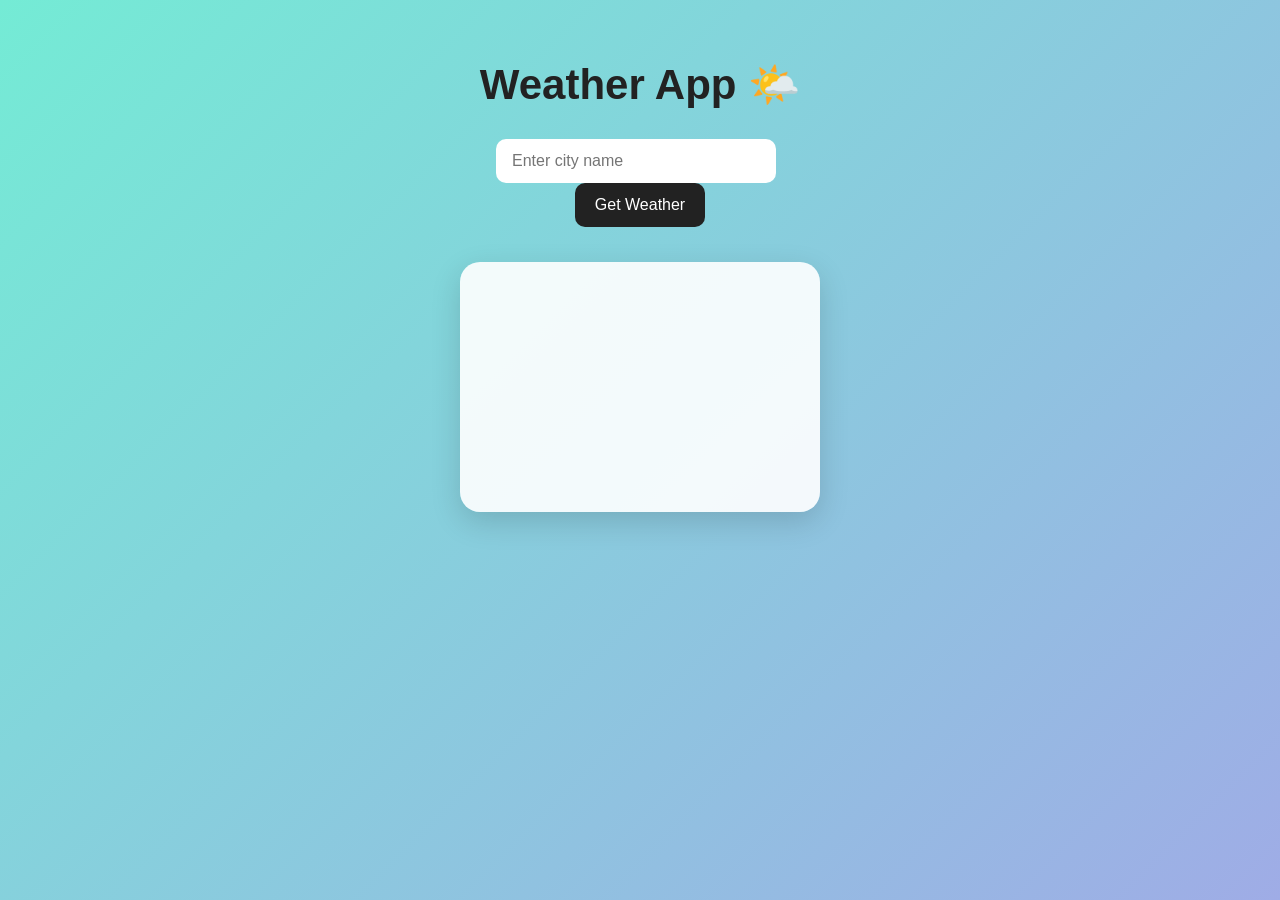
<file: index.html>
<!DOCTYPE html>
<html lang="en">
<head>
    <meta charset="UTF-8">
    <meta name="viewport" content="width=device-width, initial-scale=1.0">
    <title> Weather App 🌤️</title>
    <link rel="stylesheet" href="style.css">
</head>
<body>
    <h1>Weather App 🌤️</h1>
    <input type="text" id="cityInput" placeholder="Enter city name">
    <button id="getWeatherBtn">Get Weather</button>
    <div id="weatherResult">
        <h2 id="cityName"></h2>
        <p id="temperature"></p>
        <p id="weatherCondition"></p>
        <p id="humidity"></p>
        <p id="windSpeed"></p>
    </div>
    <script src="script.js"></script>
</body>
</html>
</file>
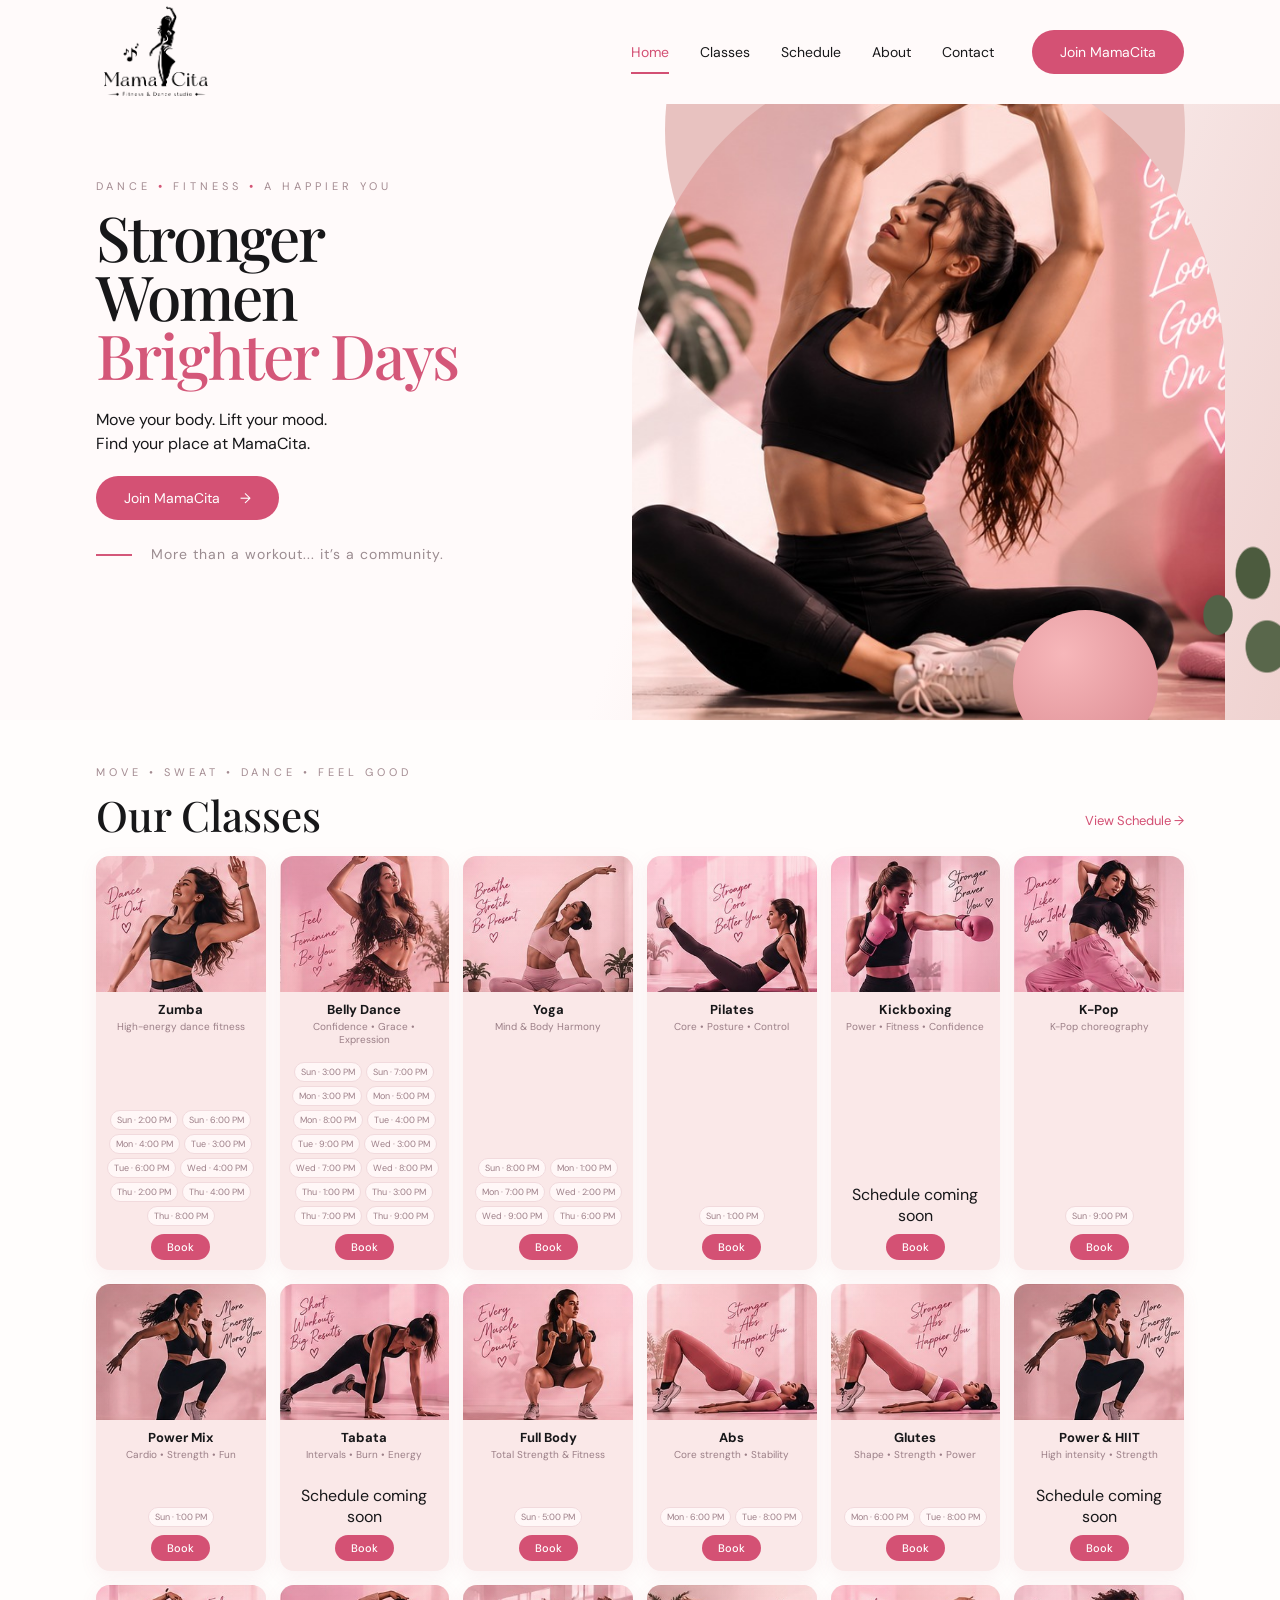
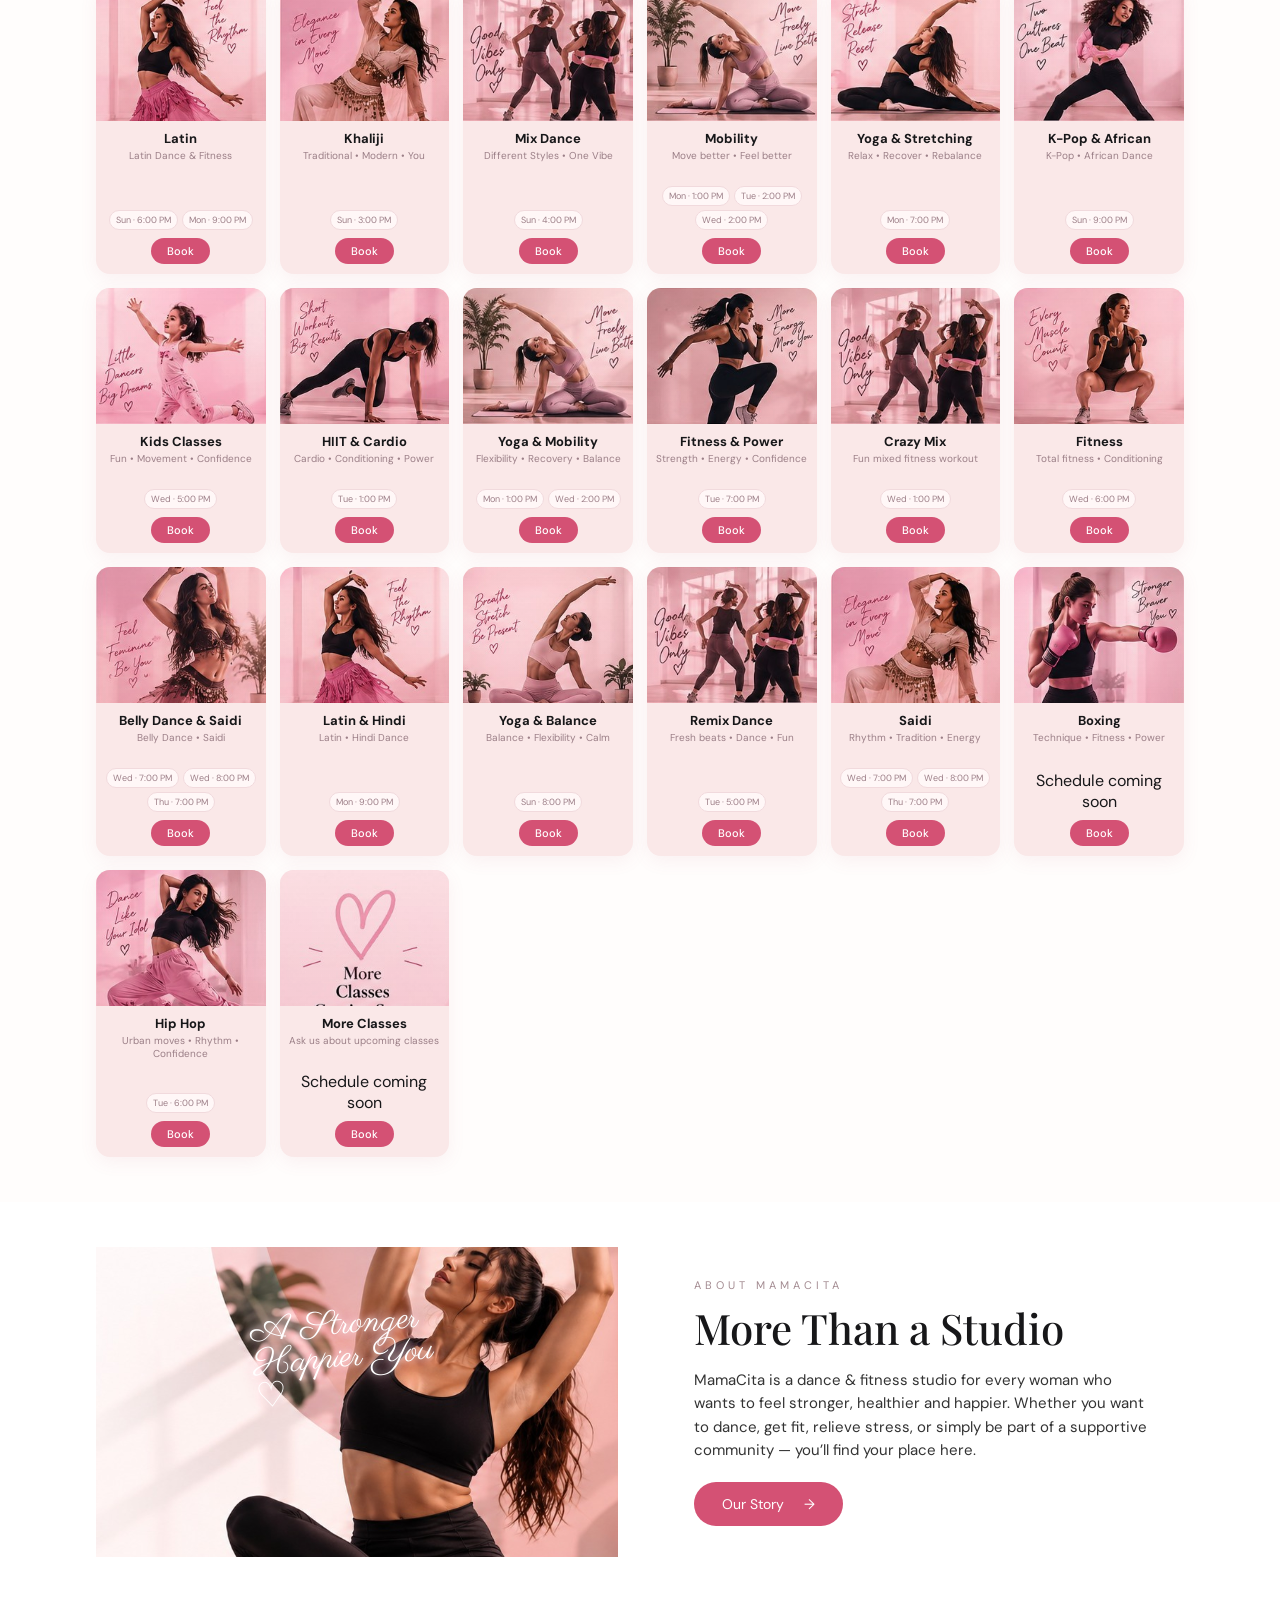
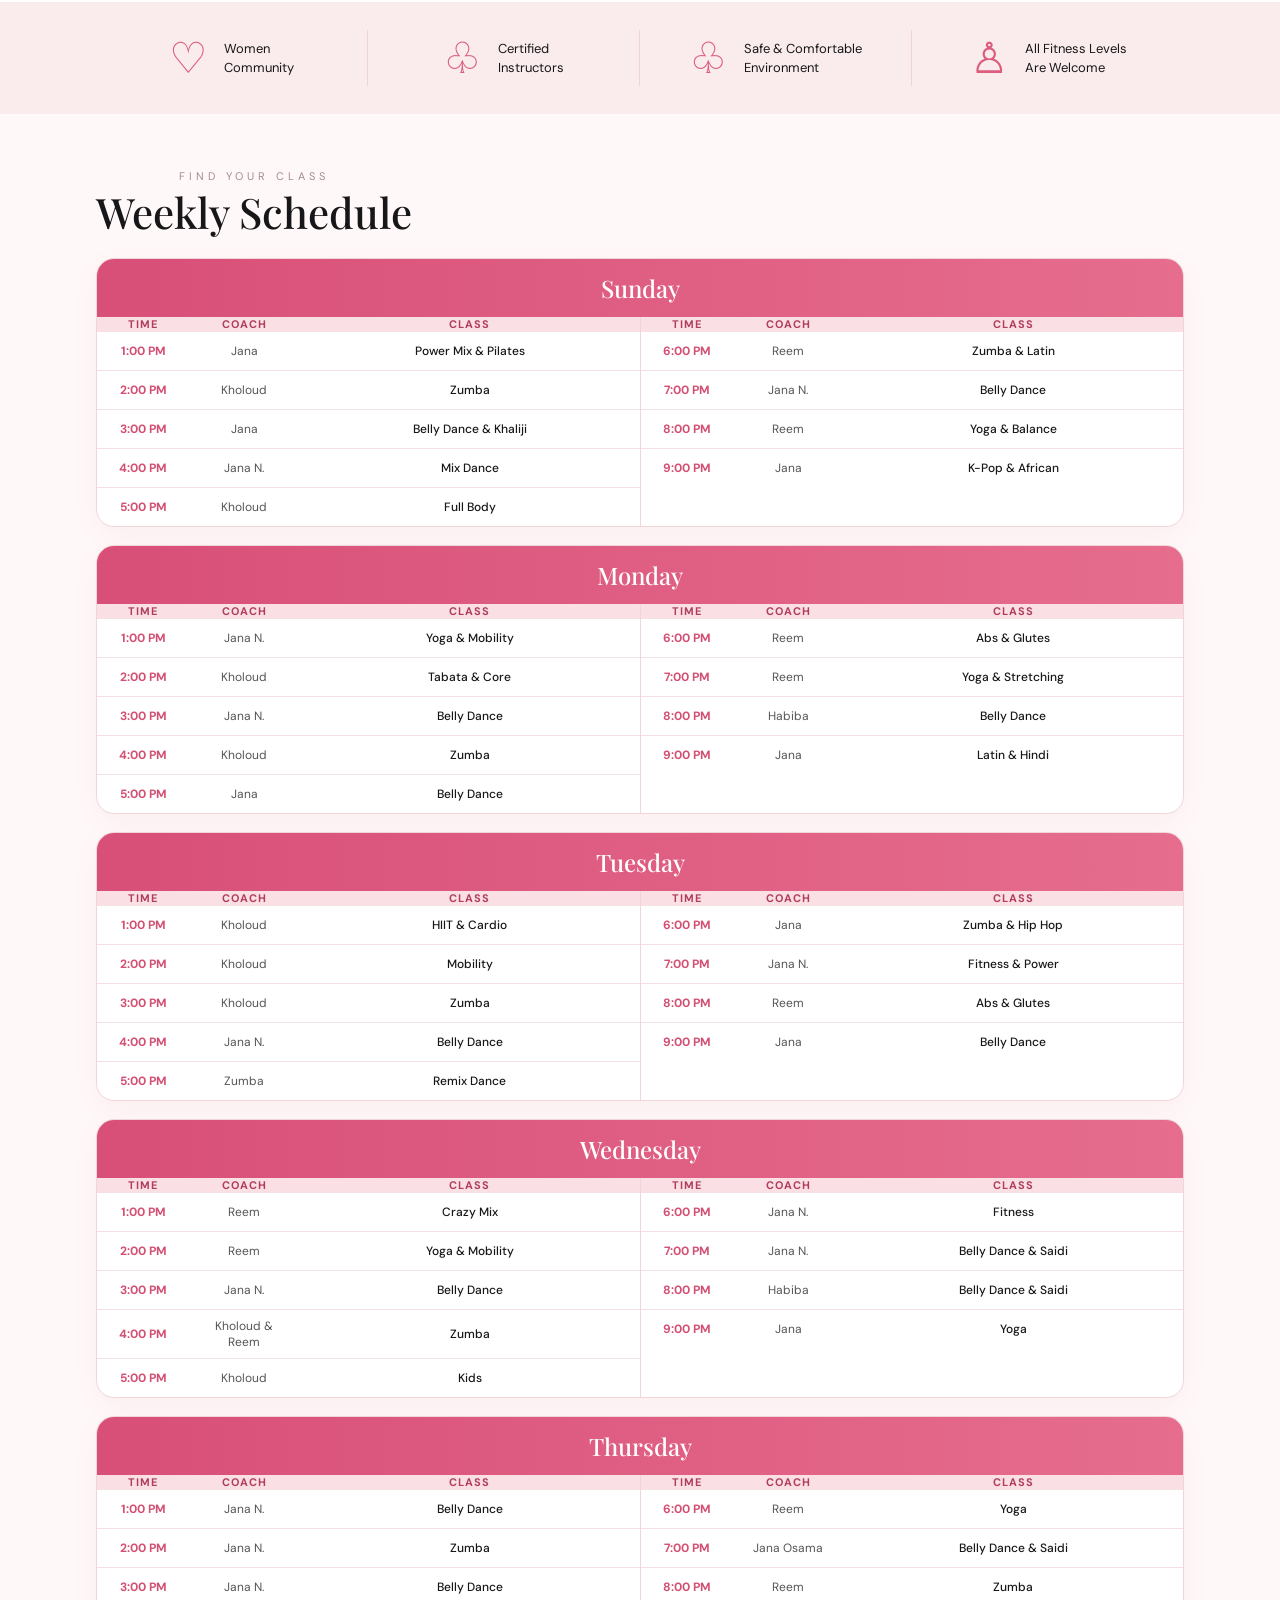
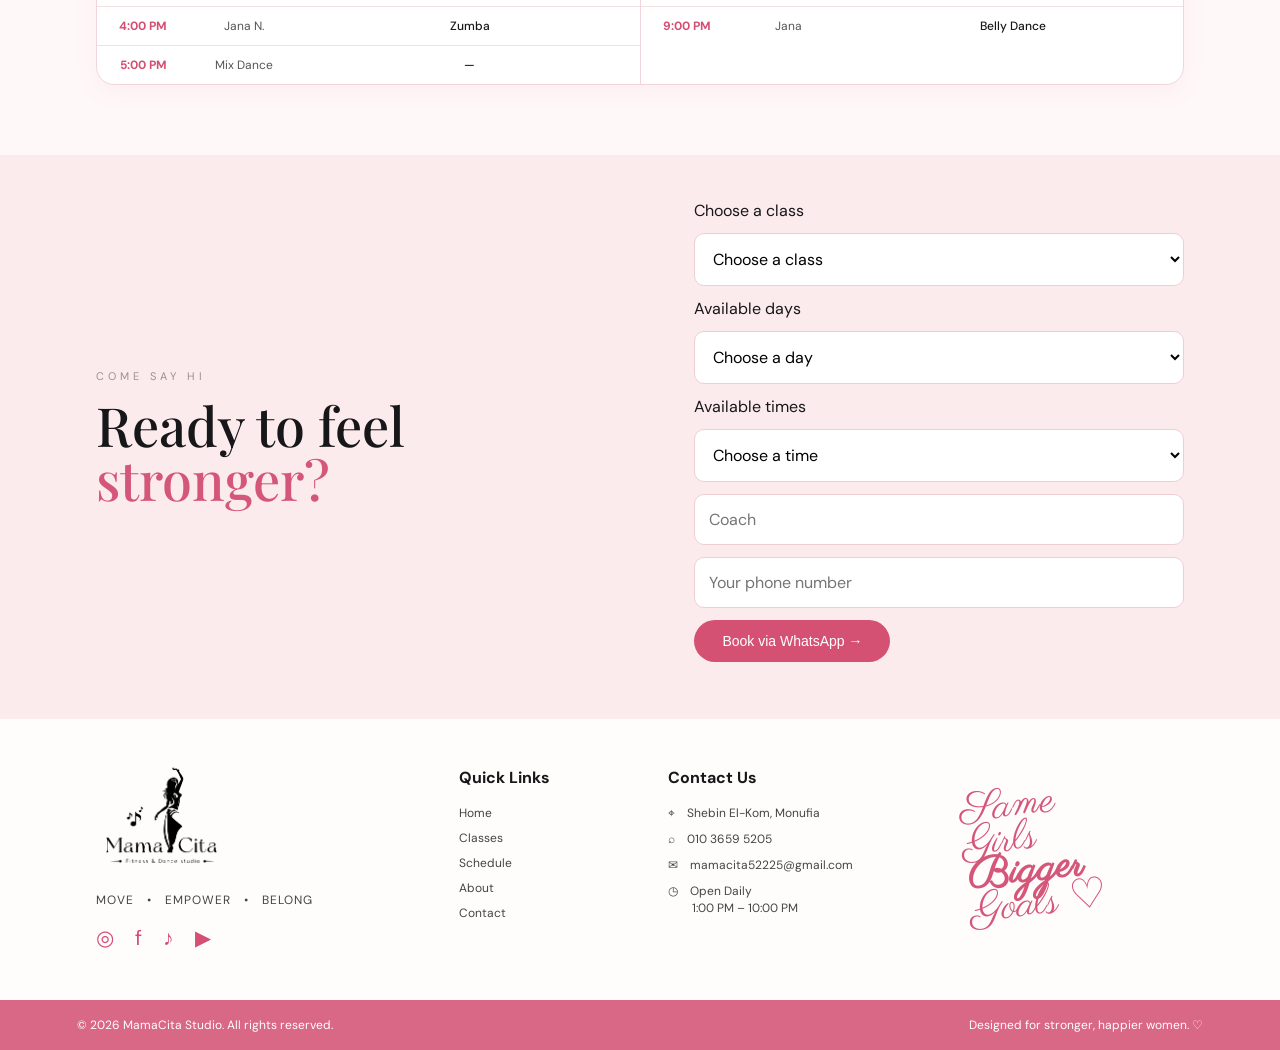
<file: MamaCita-Website/MamaCita-Website/index.html>
<!DOCTYPE html>
<html lang="en">
<head>
  <meta charset="UTF-8" />
  <meta name="viewport" content="width=device-width, initial-scale=1.0" />
  <title>MamaCita — Dance & Fitness Studio</title>
  <link rel="preconnect" href="https://fonts.googleapis.com">
  <link rel="preconnect" href="https://fonts.gstatic.com" crossorigin>
  <link href="https://fonts.googleapis.com/css2?family=DM+Sans:wght@400;500;600;700&family=Playfair+Display:wght@500;600&family=Parisienne&display=swap" rel="stylesheet">
  <link rel="stylesheet" href="style.css" />
</head>
<body>
  <header class="header">
    <a class="logo" href="#home" aria-label="MamaCita home"><img src="mamacita-logo.png" alt="MamaCita Dance & Fitness Studio" class="logo-img"></a>
    <button class="menu-toggle" aria-label="Open menu">☰</button>
    <nav class="nav">
      <a class="active" href="#home">Home</a>
      <a href="#classes">Classes</a>
      <a href="#schedule">Schedule</a>
      <a href="#about">About</a>
      <a href="#contact">Contact</a>
    </nav>
    <a class="btn header-btn" href="#contact">Join MamaCita</a>
  </header>

  <main>
    <section class="hero" id="home">
      <div class="hero-copy">
        <p class="eyebrow">DANCE <b>•</b> FITNESS <b>•</b> A HAPPIER YOU</p>
        <h1>Stronger<br>Women<br><em>Brighter Days</em></h1>
        <p class="lead">Move your body. Lift your mood.<br>Find your place at MamaCita.</p>
        <a class="btn" href="#classes">Join MamaCita <span>→</span></a>
        <div class="hero-note"><i></i> More than a workout... it’s a community.</div>
      </div>
      <div class="hero-visual">
        <div class="hero-circle"></div>
        <div class="hero-woman" role="img" aria-label="Woman stretching"></div>
        <div class="neon">Good<br>Energy<br>Looks<br>Good<br>On You<br>♡</div>
        <div class="ball"></div>
        <div class="plant"></div>
      </div>
    </section>

    <section class="classes section" id="classes">
  <div class="section-head"><div><p class="eyebrow">MOVE • SWEAT • DANCE • FEEL GOOD</p><h2>Our Classes</h2></div><a href="#schedule">View Schedule <span>→</span></a></div>
  <div class="class-grid full-classes">
    <article class="class-card" data-class="Zumba"><div class="class-img" style="background-image:url('class-images/zumba.jpg')" role="img" aria-label="Zumba class"></div><strong>Zumba</strong><small>High-energy dance fitness</small><div class="class-schedule" aria-label="Class schedule"></div><button type="button" class="book-class">Book</button></article>
    <article class="class-card" data-class="Belly Dance"><div class="class-img" style="background-image:url('class-images/belly.jpg')" role="img" aria-label="Belly Dance class"></div><strong>Belly Dance</strong><small>Confidence • Grace • Expression</small><div class="class-schedule" aria-label="Class schedule"></div><button type="button" class="book-class">Book</button></article>
    <article class="class-card" data-class="Yoga"><div class="class-img" style="background-image:url('class-images/yoga.jpg')" role="img" aria-label="Yoga class"></div><strong>Yoga</strong><small>Mind & Body Harmony</small><div class="class-schedule" aria-label="Class schedule"></div><button type="button" class="book-class">Book</button></article>
    <article class="class-card" data-class="Pilates"><div class="class-img" style="background-image:url('class-images/pilates.jpg')" role="img" aria-label="Pilates class"></div><strong>Pilates</strong><small>Core • Posture • Control</small><div class="class-schedule" aria-label="Class schedule"></div><button type="button" class="book-class">Book</button></article>
    <article class="class-card" data-class="Kickboxing"><div class="class-img" style="background-image:url('class-images/kickboxing.jpg')" role="img" aria-label="Kickboxing class"></div><strong>Kickboxing</strong><small>Power • Fitness • Confidence</small><div class="class-schedule" aria-label="Class schedule"></div><button type="button" class="book-class">Book</button></article>
    <article class="class-card" data-class="K-Pop"><div class="class-img" style="background-image:url('class-images/kpop.jpg')" role="img" aria-label="K-Pop class"></div><strong>K-Pop</strong><small>K-Pop choreography</small><div class="class-schedule" aria-label="Class schedule"></div><button type="button" class="book-class">Book</button></article>
    <article class="class-card" data-class="Power Mix"><div class="class-img" style="background-image:url('class-images/power.jpg')" role="img" aria-label="Power Mix class"></div><strong>Power Mix</strong><small>Cardio • Strength • Fun</small><div class="class-schedule" aria-label="Class schedule"></div><button type="button" class="book-class">Book</button></article>
    <article class="class-card" data-class="Tabata"><div class="class-img" style="background-image:url('class-images/tabata.jpg')" role="img" aria-label="Tabata class"></div><strong>Tabata</strong><small>Intervals • Burn • Energy</small><div class="class-schedule" aria-label="Class schedule"></div><button type="button" class="book-class">Book</button></article>
    <article class="class-card" data-class="Full Body"><div class="class-img" style="background-image:url('class-images/full.jpg')" role="img" aria-label="Full Body class"></div><strong>Full Body</strong><small>Total Strength & Fitness</small><div class="class-schedule" aria-label="Class schedule"></div><button type="button" class="book-class">Book</button></article>
    <article class="class-card" data-class="Abs"><div class="class-img" style="background-image:url('class-images/abs.jpg')" role="img" aria-label="Abs class"></div><strong>Abs</strong><small>Core strength • Stability</small><div class="class-schedule" aria-label="Class schedule"></div><button type="button" class="book-class">Book</button></article>
    <article class="class-card" data-class="Glutes"><div class="class-img" style="background-image:url('class-images/abs.jpg')" role="img" aria-label="Glutes class"></div><strong>Glutes</strong><small>Shape • Strength • Power</small><div class="class-schedule" aria-label="Class schedule"></div><button type="button" class="book-class">Book</button></article>
    <article class="class-card" data-class="Power & HIIT"><div class="class-img" style="background-image:url('class-images/power.jpg')" role="img" aria-label="Power & HIIT class"></div><strong>Power & HIIT</strong><small>High intensity • Strength</small><div class="class-schedule" aria-label="Class schedule"></div><button type="button" class="book-class">Book</button></article>
    <article class="class-card" data-class="Latin"><div class="class-img" style="background-image:url('class-images/latin.jpg')" role="img" aria-label="Latin class"></div><strong>Latin</strong><small>Latin Dance & Fitness</small><div class="class-schedule" aria-label="Class schedule"></div><button type="button" class="book-class">Book</button></article>
    <article class="class-card" data-class="Khaliji"><div class="class-img" style="background-image:url('class-images/khaliji.jpg')" role="img" aria-label="Khaliji class"></div><strong>Khaliji</strong><small>Traditional • Modern • You</small><div class="class-schedule" aria-label="Class schedule"></div><button type="button" class="book-class">Book</button></article>
    <article class="class-card" data-class="Mix Dance"><div class="class-img" style="background-image:url('class-images/mix.jpg')" role="img" aria-label="Mix Dance class"></div><strong>Mix Dance</strong><small>Different Styles • One Vibe</small><div class="class-schedule" aria-label="Class schedule"></div><button type="button" class="book-class">Book</button></article>
    <article class="class-card" data-class="Mobility"><div class="class-img" style="background-image:url('class-images/mobility.jpg')" role="img" aria-label="Mobility class"></div><strong>Mobility</strong><small>Move better • Feel better</small><div class="class-schedule" aria-label="Class schedule"></div><button type="button" class="book-class">Book</button></article>
    <article class="class-card" data-class="Yoga & Stretching"><div class="class-img" style="background-image:url('class-images/stretch.jpg')" role="img" aria-label="Yoga & Stretching class"></div><strong>Yoga & Stretching</strong><small>Relax • Recover • Rebalance</small><div class="class-schedule" aria-label="Class schedule"></div><button type="button" class="book-class">Book</button></article>
    <article class="class-card" data-class="K-Pop & African"><div class="class-img" style="background-image:url('class-images/african.jpg')" role="img" aria-label="K-Pop & African class"></div><strong>K-Pop & African</strong><small>K-Pop • African Dance</small><div class="class-schedule" aria-label="Class schedule"></div><button type="button" class="book-class">Book</button></article>
    <article class="class-card" data-class="Kids Classes"><div class="class-img" style="background-image:url('class-images/kids.jpg')" role="img" aria-label="Kids Classes class"></div><strong>Kids Classes</strong><small>Fun • Movement • Confidence</small><div class="class-schedule" aria-label="Class schedule"></div><button type="button" class="book-class">Book</button></article>
    <article class="class-card" data-class="HIIT & Cardio"><div class="class-img" style="background-image:url('class-images/tabata.jpg')" role="img" aria-label="HIIT & Cardio class"></div><strong>HIIT & Cardio</strong><small>Cardio • Conditioning • Power</small><div class="class-schedule" aria-label="Class schedule"></div><button type="button" class="book-class">Book</button></article>
    <article class="class-card" data-class="Yoga & Mobility"><div class="class-img" style="background-image:url('class-images/mobility.jpg')" role="img" aria-label="Yoga & Mobility class"></div><strong>Yoga & Mobility</strong><small>Flexibility • Recovery • Balance</small><div class="class-schedule" aria-label="Class schedule"></div><button type="button" class="book-class">Book</button></article>
    <article class="class-card" data-class="Fitness & Power"><div class="class-img" style="background-image:url('class-images/power.jpg')" role="img" aria-label="Fitness & Power class"></div><strong>Fitness & Power</strong><small>Strength • Energy • Confidence</small><div class="class-schedule" aria-label="Class schedule"></div><button type="button" class="book-class">Book</button></article>
    <article class="class-card" data-class="Crazy Mix"><div class="class-img" style="background-image:url('class-images/mix.jpg')" role="img" aria-label="Crazy Mix class"></div><strong>Crazy Mix</strong><small>Fun mixed fitness workout</small><div class="class-schedule" aria-label="Class schedule"></div><button type="button" class="book-class">Book</button></article>
    <article class="class-card" data-class="Fitness"><div class="class-img" style="background-image:url('class-images/full.jpg')" role="img" aria-label="Fitness class"></div><strong>Fitness</strong><small>Total fitness • Conditioning</small><div class="class-schedule" aria-label="Class schedule"></div><button type="button" class="book-class">Book</button></article>
    <article class="class-card" data-class="Belly Dance & Saidi"><div class="class-img" style="background-image:url('class-images/belly.jpg')" role="img" aria-label="Belly Dance & Saidi class"></div><strong>Belly Dance & Saidi</strong><small>Belly Dance • Saidi</small><div class="class-schedule" aria-label="Class schedule"></div><button type="button" class="book-class">Book</button></article>
    <article class="class-card" data-class="Latin & Hindi"><div class="class-img" style="background-image:url('class-images/latin.jpg')" role="img" aria-label="Latin & Hindi class"></div><strong>Latin & Hindi</strong><small>Latin • Hindi Dance</small><div class="class-schedule" aria-label="Class schedule"></div><button type="button" class="book-class">Book</button></article>
    <article class="class-card" data-class="Yoga & Balance"><div class="class-img" style="background-image:url('class-images/yoga.jpg')" role="img" aria-label="Yoga & Balance class"></div><strong>Yoga & Balance</strong><small>Balance • Flexibility • Calm</small><div class="class-schedule" aria-label="Class schedule"></div><button type="button" class="book-class">Book</button></article>
    <article class="class-card" data-class="Remix Dance"><div class="class-img" style="background-image:url('class-images/mix.jpg')" role="img" aria-label="Remix Dance class"></div><strong>Remix Dance</strong><small>Fresh beats • Dance • Fun</small><div class="class-schedule" aria-label="Class schedule"></div><button type="button" class="book-class">Book</button></article>
    <article class="class-card" data-class="Saidi"><div class="class-img" style="background-image:url('class-images/khaliji.jpg')" role="img" aria-label="Saidi class"></div><strong>Saidi</strong><small>Rhythm • Tradition • Energy</small><div class="class-schedule" aria-label="Class schedule"></div><button type="button" class="book-class">Book</button></article>
    <article class="class-card" data-class="Boxing"><div class="class-img" style="background-image:url('class-images/kickboxing.jpg')" role="img" aria-label="Boxing class"></div><strong>Boxing</strong><small>Technique • Fitness • Power</small><div class="class-schedule" aria-label="Class schedule"></div><button type="button" class="book-class">Book</button></article>
    <article class="class-card" data-class="Hip Hop"><div class="class-img" style="background-image:url('class-images/kpop.jpg')" role="img" aria-label="Hip Hop class"></div><strong>Hip Hop</strong><small>Urban moves • Rhythm • Confidence</small><div class="class-schedule" aria-label="Class schedule"></div><button type="button" class="book-class">Book</button></article>
    <article class="class-card" data-class="More Classes"><div class="class-img" style="background-image:url('class-images/more.jpg')" role="img" aria-label="More Classes class"></div><strong>More Classes</strong><small>Ask us about upcoming classes</small><div class="class-schedule" aria-label="Class schedule"></div><button type="button" class="book-class">Book</button></article>
  </div>
</section>

<section class="about section" id="about">
      <div class="about-photo">
        <div class="studio-photo"></div>
        <div class="photo-neon">A Stronger<br>Happier You<br>♡</div>
      </div>
      <div class="about-copy">
        <p class="eyebrow">ABOUT MAMACITA</p>
        <h2>More Than a Studio</h2>
        <p>MamaCita is a dance & fitness studio for every woman who wants to feel stronger, healthier and happier. Whether you want to dance, get fit, relieve stress, or simply be part of a supportive community — you’ll find your place here.</p>
        <a class="btn" href="#contact">Our Story <span>→</span></a>
      </div>
    </section>

    <section class="values">
      <div><span>♡</span><p>Women<br>Community</p></div>
      <div><span>♧</span><p>Certified<br>Instructors</p></div>
      <div><span>♧</span><p>Safe & Comfortable<br>Environment</p></div>
      <div><span>♙</span><p>All Fitness Levels<br>Are Welcome</p></div>
    </section>

    <section class="schedule section" id="schedule">
      <div class="section-head">
        <div>
          <p class="eyebrow">FIND YOUR CLASS</p>
          <h2>Weekly Schedule</h2>
        </div>
      </div>
      <div class="schedule-wrap">
        <div class="schedule-day">
          <h3>Sunday</h3>
          <div class="schedule-columns">
            <div class="schedule-table"><div class="thead"><span>Time</span><span>Coach</span><span>Class</span></div>
              <div><span>1:00 PM</span><span>Jana</span><span>Power Mix & Pilates</span></div>
              <div><span>2:00 PM</span><span>Kholoud</span><span>Zumba</span></div>
              <div><span>3:00 PM</span><span>Jana</span><span>Belly Dance & Khaliji</span></div>
              <div><span>4:00 PM</span><span>Jana N.</span><span>Mix Dance</span></div>
              <div><span>5:00 PM</span><span>Kholoud</span><span>Full Body</span></div>
            </div>
            <div class="schedule-table"><div class="thead"><span>Time</span><span>Coach</span><span>Class</span></div>
              <div><span>6:00 PM</span><span>Reem</span><span>Zumba & Latin</span></div>
              <div><span>7:00 PM</span><span>Jana N.</span><span>Belly Dance</span></div>
              <div><span>8:00 PM</span><span>Reem</span><span>Yoga & Balance</span></div>
              <div><span>9:00 PM</span><span>Jana</span><span>K-Pop & African</span></div>
            </div>
          </div>
        </div>

        <div class="schedule-day">
          <h3>Monday</h3>
          <div class="schedule-columns">
            <div class="schedule-table"><div class="thead"><span>Time</span><span>Coach</span><span>Class</span></div>
              <div><span>1:00 PM</span><span>Jana N.</span><span>Yoga & Mobility</span></div>
              <div><span>2:00 PM</span><span>Kholoud</span><span>Tabata & Core</span></div>
              <div><span>3:00 PM</span><span>Jana N.</span><span>Belly Dance</span></div>
              <div><span>4:00 PM</span><span>Kholoud</span><span>Zumba</span></div>
              <div><span>5:00 PM</span><span>Jana</span><span>Belly Dance</span></div>
            </div>
            <div class="schedule-table"><div class="thead"><span>Time</span><span>Coach</span><span>Class</span></div>
              <div><span>6:00 PM</span><span>Reem</span><span>Abs & Glutes</span></div>
              <div><span>7:00 PM</span><span>Reem</span><span>Yoga & Stretching</span></div>
              <div><span>8:00 PM</span><span>Habiba</span><span>Belly Dance</span></div>
              <div><span>9:00 PM</span><span>Jana</span><span>Latin & Hindi</span></div>
            </div>
          </div>
        </div>

        <div class="schedule-day">
          <h3>Tuesday</h3>
          <div class="schedule-columns">
            <div class="schedule-table"><div class="thead"><span>Time</span><span>Coach</span><span>Class</span></div>
              <div><span>1:00 PM</span><span>Kholoud</span><span>HIIT & Cardio</span></div>
              <div><span>2:00 PM</span><span>Kholoud</span><span>Mobility</span></div>
              <div><span>3:00 PM</span><span>Kholoud</span><span>Zumba</span></div>
              <div><span>4:00 PM</span><span>Jana N.</span><span>Belly Dance</span></div>
              <div><span>5:00 PM</span><span>Zumba</span><span>Remix Dance</span></div>
            </div>
            <div class="schedule-table"><div class="thead"><span>Time</span><span>Coach</span><span>Class</span></div>
              <div><span>6:00 PM</span><span>Jana</span><span>Zumba & Hip Hop</span></div>
              <div><span>7:00 PM</span><span>Jana N.</span><span>Fitness & Power</span></div>
              <div><span>8:00 PM</span><span>Reem</span><span>Abs & Glutes</span></div>
              <div><span>9:00 PM</span><span>Jana</span><span>Belly Dance</span></div>
            </div>
          </div>
        </div>

        <div class="schedule-day">
          <h3>Wednesday</h3>
          <div class="schedule-columns">
            <div class="schedule-table"><div class="thead"><span>Time</span><span>Coach</span><span>Class</span></div>
              <div><span>1:00 PM</span><span>Reem</span><span>Crazy Mix</span></div>
              <div><span>2:00 PM</span><span>Reem</span><span>Yoga & Mobility</span></div>
              <div><span>3:00 PM</span><span>Jana N.</span><span>Belly Dance</span></div>
              <div><span>4:00 PM</span><span>Kholoud & Reem</span><span>Zumba</span></div>
              <div><span>5:00 PM</span><span>Kholoud</span><span>Kids</span></div>
            </div>
            <div class="schedule-table"><div class="thead"><span>Time</span><span>Coach</span><span>Class</span></div>
              <div><span>6:00 PM</span><span>Jana N.</span><span>Fitness</span></div>
              <div><span>7:00 PM</span><span>Jana N.</span><span>Belly Dance & Saidi</span></div>
              <div><span>8:00 PM</span><span>Habiba</span><span>Belly Dance & Saidi</span></div>
              <div><span>9:00 PM</span><span>Jana</span><span>Yoga</span></div>
            </div>
          </div>
        </div>

        <div class="schedule-day">
          <h3>Thursday</h3>
          <div class="schedule-columns">
            <div class="schedule-table"><div class="thead"><span>Time</span><span>Coach</span><span>Class</span></div>
              <div><span>1:00 PM</span><span>Jana N.</span><span>Belly Dance</span></div>
              <div><span>2:00 PM</span><span>Jana N.</span><span>Zumba</span></div>
              <div><span>3:00 PM</span><span>Jana N.</span><span>Belly Dance</span></div>
              <div><span>4:00 PM</span><span>Jana N.</span><span>Zumba</span></div>
              <div><span>5:00 PM</span><span>Mix Dance</span><span>—</span></div>
            </div>
            <div class="schedule-table"><div class="thead"><span>Time</span><span>Coach</span><span>Class</span></div>
              <div><span>6:00 PM</span><span>Reem</span><span>Yoga</span></div>
              <div><span>7:00 PM</span><span>Jana Osama</span><span>Belly Dance & Saidi</span></div>
              <div><span>8:00 PM</span><span>Reem</span><span>Zumba</span></div>
              <div><span>9:00 PM</span><span>Jana</span><span>Belly Dance</span></div>
            </div>
          </div>
        </div>
      </div>
    </section>

    <section class="contact section" id="contact">
      <div>
        <p class="eyebrow">COME SAY HI</p>
        <h2>Ready to feel<br><em>stronger?</em></h2>
      </div>
      <form id="bookingForm">
        <label for="bookingClass">Choose a class</label>
        <select id="bookingClass" required><option value="">Choose a class</option></select>
        <label for="bookingDay">Available days</label>
        <select id="bookingDay" required><option value="">Choose a day</option></select>
        <label for="bookingTime">Available times</label>
        <select id="bookingTime" required><option value="">Choose a time</option></select>
        <input id="bookingCoach" type="text" placeholder="Coach" readonly>
        <input id="bookingPhone" type="tel" inputmode="tel" placeholder="Your phone number" required>
        <button class="btn" type="submit">Book via WhatsApp →</button>
        <small id="bookingStatus" class="booking-note" aria-live="polite">Choose a class to see only its scheduled days.</small>
      </form>
    </section>
  </main>

  <footer id="footer">
    <div class="footer-top">
      <div class="footer-brand">
        <div class="logo"><img src="mamacita-logo.png" alt="MamaCita Dance & Fitness Studio" class="logo-img"></div>
        <p>MOVE　•　EMPOWER　•　BELONG</p>
        <div class="socials">◎　f　♪　▶</div>
      </div>
      <div><h4>Quick Links</h4><a href="#home">Home</a><a href="#classes">Classes</a><a href="#schedule">Schedule</a><a href="#about">About</a><a href="#contact">Contact</a></div>
      <div><h4>Contact Us</h4><p>⌖　Shebin El-Kom, Monufia</p><p>⌕　010 3659 5205</p><p>✉　mamacita52225@gmail.com</p><p>◷　Open Daily<br>　　1:00 PM – 10:00 PM</p></div>
      <div class="footer-slogan">Same<br>Girls<br><b>Bigger</b><br>Goals ♡</div>
    </div>
    <div class="copyright"><span>© 2026 MamaCita Studio. All rights reserved.</span><span>Designed for stronger, happier women. ♡</span></div>
  </footer>

  <script src="script.js"></script>
</body>
</html>
</file>
<file: style.css>
* {
    box-sizing: border-box;
    margin: 0;
    padding: 0;
}

body {
    font-family: Arial, sans-serif;
    min-height: 100vh;
    background: linear-gradient(135deg, #74ebd5, #9face6);
    display: flex;
    flex-direction: column;
    align-items: center;
    padding: 60px 20px;
    color: #222;
}

h1 {
    font-size: 42px;
    margin-bottom: 30px;
}

#cityInput {
    width: 280px;
    padding: 13px 16px;
    border: none;
    border-radius: 10px;
    font-size: 16px;
    outline: none;
    margin-right: 8px;
}

#getWeatherBtn {
    padding: 13px 20px;
    border: none;
    border-radius: 10px;
    background-color: #222;
    color: white;
    font-size: 16px;
    cursor: pointer;
    transition: 0.2s;
}

#getWeatherBtn:hover {
    transform: translateY(-2px);
    opacity: 0.9;
}

#weatherResult {
    width: 360px;
    min-height: 250px;
    margin-top: 35px;
    padding: 30px;
    background-color: rgba(255, 255, 255, 0.9);
    border-radius: 20px;
    text-align: center;
    box-shadow: 0 10px 30px rgba(0, 0, 0, 0.15);
}

#cityName {
    font-size: 30px;
    margin-bottom: 20px;
}

#weatherResult p {
    font-size: 18px;
    margin: 12px 0;
}

#temperature {
    font-size: 25px !important;
    font-weight: bold;
}

@media (max-width: 600px) {
    body {
        padding-top: 40px;
    }

    h1 {
        font-size: 32px;
    }

    #cityInput {
        width: 100%;
        margin: 0 0 10px;
    }

    #getWeatherBtn {
        width: 100%;
    }

    #weatherResult {
        width: 100%;
        max-width: 360px;
    }
}
</file>
<file: MamaCita-Website/MamaCita-Website/style.css>
*{box-sizing:border-box;margin:0;padding:0}html{scroll-behavior:smooth}body{font-family:"DM Sans",sans-serif;color:#171719;background:#fffdfc}a{text-decoration:none;color:inherit}.header{height:104px;display:flex;align-items:center;padding:0 7.5%;gap:38px;background:#fffafa;position:absolute;top:0;left:0;right:0;z-index:20}.logo{width:245px;position:relative;display:flex;flex-direction:column;line-height:.82}.logo-main{font-family:Georgia,serif;font-size:43px;font-style:italic;font-weight:700;letter-spacing:-3px}.logo-main span{color:#d45779}.logo small{font-size:8px;letter-spacing:2px;margin-left:32px;margin-top:6px}.crown{position:absolute;color:#dc597a;left:76px;top:-18px;font-size:20px}.nav{display:flex;gap:31px;margin-left:auto}.nav a{font-size:14px;padding:13px 0;position:relative}.nav a.active,.nav a:hover{color:#d34f73}.nav a.active:after{content:"";position:absolute;left:0;right:0;bottom:0;height:2px;background:#d34f73}.btn{display:inline-flex;align-items:center;justify-content:center;gap:20px;background:#d45174;color:#fff;border:0;border-radius:30px;padding:13px 28px;font-size:14px;cursor:pointer;box-shadow:none}.header-btn{min-width:150px}.menu-toggle{display:none;background:none;border:0;font-size:25px}.hero{min-height:720px;display:flex;background:linear-gradient(110deg,#fffafa 0%,#fffafa 55%,#efd2d0 100%);position:relative;overflow:hidden;padding-top:104px}.hero-copy{width:51%;padding:75px 0 40px 7.5%;z-index:5}.eyebrow{font-size:11px;letter-spacing:4px;color:#a38b91;margin-bottom:15px}.eyebrow b{color:#d45576}.hero h1{font-family:"Playfair Display",Georgia,serif;font-size:62px;line-height:.95;font-weight:500;letter-spacing:-2px}.hero h1 em,h2 em{font-style:normal;color:#d45779}.lead{font-size:16px;line-height:1.5;margin:23px 0 20px}.hero-note{margin-top:25px;color:#9b8c90;font-size:14px;letter-spacing:1px}.hero-note i{display:inline-block;width:36px;height:2px;background:#d45779;vertical-align:middle;margin-right:14px}.hero-visual{position:absolute;right:0;top:0;width:53%;height:100%;overflow:hidden}.hero-circle{position:absolute;width:520px;height:520px;border-radius:50%;background:#e8c2c0;right:95px;top:-130px}.hero-woman{position:absolute;inset:55px 55px 0 30px;background-image:url("hero-new.jpg");background-size:cover;background-position:center top;border-radius:48% 48% 0 0;opacity:1}.neon,.photo-neon{font-family:"Parisienne",cursive;color:#fff;font-size:39px;line-height:.95;text-shadow:0 0 7px #fff,0 0 16px #ff86a5;position:absolute;right:9%;top:27%;transform:rotate(-5deg)}.neon{display:none}.ball{position:absolute;width:145px;height:145px;border-radius:50%;background:radial-gradient(circle at 35% 30%,#f7b7ba,#d9878e);right:18%;bottom:-35px}.plant{position:absolute;width:140px;height:210px;right:-15px;bottom:0;border-radius:80% 0 0 0;background:radial-gradient(ellipse at 70% 30%,#4c5b3e 0 12%,transparent 13%),radial-gradient(ellipse at 45% 50%,#526247 0 13%,transparent 14%),radial-gradient(ellipse at 80% 65%,#59674b 0 13%,transparent 14%)}.section{padding:45px 7.5%}.section-head{display:flex;justify-content:space-between;align-items:end;margin-bottom:20px}.section-head h2,h2{font-family:"Playfair Display",Georgia,serif;font-size:42px;font-weight:500;line-height:1}.section-head>a{color:#d34f73;font-size:13px;margin-bottom:7px}.class-grid{display:grid;grid-template-columns:repeat(6,1fr);gap:14px;position:relative}.class-card{border-radius:14px;overflow:hidden;background:#fae8e8;text-align:center;min-width:0;box-shadow:0 5px 18px rgba(191,91,116,.08)}.class-img{height:150px;background-size:cover;background-position:center;position:relative}.class-img:after{content:"";position:absolute;inset:0;background:linear-gradient(180deg,rgba(238,181,190,.08),rgba(212,81,116,.16));mix-blend-mode:multiply}.class-card strong{display:block;padding:9px 8px 3px;font-size:13px}.class-card small{display:block;padding:0 7px 10px;color:#9b7f87;font-size:10px;line-height:1.25}
.next-class{position:absolute;right:-70px;top:50%;transform:translateY(-50%);width:58px;height:58px;border:0;border-radius:50%;background:#f9e0e2;color:#d34f73;font-size:30px}.about{display:grid;grid-template-columns:48% 42%;gap:7%;align-items:center;background:#fff}.about-photo{height:310px;position:relative;overflow:hidden}.studio-photo{height:100%;background-image:url("about-new.jpg");background-size:cover;background-position:center;filter:none}.photo-neon{top:20%;left:30%;right:auto;font-size:35px}.about-copy p:not(.eyebrow){font-size:15px;line-height:1.55;color:#333;margin:20px 0}.values{display:grid;grid-template-columns:repeat(4,1fr);background:#faecec;padding:28px 7.5%;gap:0}.values>div{display:flex;align-items:center;justify-content:center;gap:16px;border-right:1px solid #efd4d6}.values>div:last-child{border:0}.values span{font-size:43px;color:#dc5c7b}.values p{font-size:13px;line-height:1.5}.schedule{text-align:center;background:#fff8f8}.schedule .eyebrow{margin-bottom:8px}.schedule-box{display:grid;grid-template-columns:repeat(5,1fr);gap:12px;margin-top:30px}.schedule-box>div{background:#fff;border:1px solid #f0dadd;border-radius:12px;padding:20px 10px;display:flex;flex-direction:column;gap:12px}.schedule-box b{color:#d34f73}.schedule-box span{font-size:12px}.contact{display:grid;grid-template-columns:1fr 1fr;gap:10%;align-items:center;background:#fcebec}.contact form{display:grid;gap:12px}.contact input,.contact select{border:1px solid #edcfd3;border-radius:10px;padding:14px;background:#fff;font:inherit}.contact h2{font-size:54px}.footer-top{display:grid;grid-template-columns:1.5fr .8fr 1.2fr 1fr;gap:35px;padding:48px 7.5%}.footer-top h4{margin-bottom:17px}.footer-top a,.footer-top p{display:block;font-size:12px;margin:9px 0;color:#444}.footer-brand .logo{width:220px}.footer-brand>p{margin-top:25px;letter-spacing:1px}.socials{color:#d34f73;font-size:21px;margin-top:15px}.footer-slogan{font-family:"Parisienne",cursive;color:#d45779;font-size:42px;line-height:.8;transform:rotate(-7deg);padding-top:15px}.copyright{background:#d96786;color:#fff;display:flex;justify-content:space-between;padding:17px 6%;font-size:12px}@media(max-width:900px){.header{padding:0 5%;height:85px}.nav{display:none;position:absolute;top:80px;left:0;right:0;background:#fff;padding:20px;flex-direction:column;text-align:center}.nav.open{display:flex}.menu-toggle{display:block;margin-left:auto}.header-btn{display:none}.logo-main{font-size:35px}.hero{min-height:700px}.hero-copy{width:100%;padding:90px 7% 30px}.hero-visual{opacity:.42;width:80%}.hero h1{font-size:53px}.class-grid{grid-template-columns:repeat(3,1fr)}.next-class{display:none}.about{grid-template-columns:1fr;gap:30px}.values{grid-template-columns:repeat(2,1fr);gap:20px}.values>div{border:0}.schedule-box{grid-template-columns:1fr 1fr}.contact{grid-template-columns:1fr}.footer-top{grid-template-columns:1fr 1fr}.footer-slogan{display:none}}@media(max-width:560px){.hero h1{font-size:44px}.hero-copy{padding-top:65px}.class-grid{grid-template-columns:repeat(2,1fr)}.class-img{height:150px}.section{padding:38px 6%}.section-head h2,h2{font-size:35px}.values{padding:25px 6%}.values>div{justify-content:flex-start}.schedule-box{grid-template-columns:1fr}.footer-top{grid-template-columns:1fr}.copyright{flex-direction:column;gap:7px}.hero-note{font-size:12px}.neon{font-size:29px}.logo{width:250px;height:78px}}
/* MamaCita logo */
.logo{width:300px;height:92px;display:flex;align-items:center}
.logo-img{width:100%;height:100%;object-fit:contain;object-position:left center;display:block}
.footer-brand .logo{width:300px;height:110px}

/* Class photos */
.class-card{position:relative}
.class-img{display:block;width:100%;height:136px;object-fit:cover;object-position:center}
.class-card:nth-child(2) .class-img{object-position:center 45%}
.class-card:nth-child(3) .class-img{object-position:center 42%}
.class-card:nth-child(4) .class-img{object-position:center 42%}
.class-card:nth-child(5) .class-img{object-position:center 50%}
.class-card:nth-child(6) .class-img{object-position:center 45%}

/* Full weekly schedule */
.schedule{background:#fff8f8;padding-top:55px;padding-bottom:70px}
.schedule-wrap{display:flex;flex-direction:column;gap:18px;margin-top:25px}
.schedule-day{background:#fff;border:1px solid #f0d6da;border-radius:18px;overflow:hidden;box-shadow:0 7px 25px rgba(212,81,116,.06)}
.schedule-day h3{margin:0;padding:13px 22px;background:linear-gradient(90deg,#d84f78,#e66d8d);color:#fff;font-family:"Playfair Display",Georgia,serif;font-size:24px;font-weight:500}
.schedule-columns{display:grid;grid-template-columns:1fr 1fr}
.schedule-table{min-width:0}
.schedule-table+.schedule-table{border-left:1px solid #f0d6da}
.schedule-table .thead,.schedule-table>div:not(.thead){display:grid;grid-template-columns:92px 110px 1fr;align-items:center}
.schedule-table .thead{background:#fae0e5;color:#b13d5b;font-weight:700;font-size:11px;text-transform:uppercase;letter-spacing:1px}
.schedule-table>div:not(.thead){min-height:39px;border-top:1px solid #f5e1e4;font-size:12px}
.schedule-table>div:not(.thead) span{padding:8px 10px}
.schedule-table>div:not(.thead) span:first-child{color:#d34f73;font-weight:700}
.schedule-table>div:not(.thead) span:nth-child(2){color:#555}
.schedule-table>div:not(.thead) span:last-child{font-weight:500}
@media(max-width:900px){
  .schedule-table .thead,.schedule-table>div:not(.thead){grid-template-columns:76px 90px 1fr}
}
@media(max-width:650px){
  .schedule-columns{grid-template-columns:1fr}
  .schedule-table+.schedule-table{border-left:0;border-top:1px solid #f0d6da}
  .schedule-table .thead,.schedule-table>div:not(.thead){grid-template-columns:72px 82px 1fr}
  .schedule-day h3{font-size:21px}
}

/* Final logo sizing: cropped SVG fills the real artwork area */
.header .logo{width:270px;height:92px;display:flex;align-items:center;justify-content:flex-start;flex-shrink:0}
.header .logo-img{width:250px;height:auto;max-height:88px;object-fit:contain;display:block}
.footer-brand .logo{width:250px;height:88px;display:flex;align-items:center}
.footer-brand .logo-img{width:235px;height:auto;max-height:84px;object-fit:contain;display:block}
@media(max-width:900px){.header .logo{width:220px;height:78px}.header .logo-img{width:205px;max-height:74px}}
@media(max-width:560px){.header .logo{width:190px;height:70px}.header .logo-img{width:180px;max-height:68px}}

/* Definitive logo fix */
.header .logo{width:300px!important;height:92px!important;flex-shrink:0!important;display:flex!important;align-items:center!important;justify-content:flex-start!important;overflow:visible!important}
.header .logo-img{width:285px!important;height:auto!important;max-height:90px!important;object-fit:contain!important;object-position:left center!important;display:block!important}
.footer-brand .logo{width:300px!important;height:100px!important;overflow:visible!important}
.footer-brand .logo-img{width:280px!important;height:auto!important;max-height:96px!important;object-fit:contain!important;display:block!important}
@media(max-width:900px){.header .logo{width:230px!important;height:78px!important}.header .logo-img{width:220px!important;max-height:76px!important}}
@media(max-width:560px){.header .logo{width:205px!important;height:70px!important}.header .logo-img{width:195px!important;max-height:68px!important}}

.more-card{background:linear-gradient(145deg,#fdf1f2,#f8dfe3);display:flex;flex-direction:column;justify-content:center;min-height:210px}.more-heart{font-family:Georgia,serif;color:#df6a89;font-size:72px;line-height:1;margin:5px 0}.more-card strong{font-family:"Playfair Display",Georgia,serif;font-size:24px}.more-card small{font-size:11px}

.full-classes{grid-template-columns:repeat(6,minmax(0,1fr));gap:14px}.class-card{position:relative}.class-card .book-class{display:block;margin:0 auto 10px;border:0;background:#d45174;color:#fff;border-radius:20px;padding:6px 16px;font:500 11px "DM Sans",sans-serif;cursor:pointer;transition:.2s}.class-card .book-class:hover{transform:translateY(-1px);background:#c84468}.booking-note{color:#9b8c90;line-height:1.4}.contact form .btn{justify-self:start}@media(max-width:1100px){.full-classes{grid-template-columns:repeat(4,1fr)}}@media(max-width:700px){.full-classes{grid-template-columns:repeat(2,1fr)}}@media(max-width:430px){.full-classes{grid-template-columns:1fr}}
.class-schedule{display:flex;flex-wrap:wrap;gap:4px;justify-content:center;padding:6px 8px 8px;min-height:30px}.class-schedule span{font-size:9px;color:#9d7f88;background:#fff7f7;border:1px solid #f1dadd;border-radius:10px;padding:3px 6px;white-space:nowrap}.class-card .book-class{margin-bottom:10px}.full-classes .class-card{display:flex;flex-direction:column}.full-classes .class-card small{min-height:30px}.full-classes .class-schedule{margin-top:auto}@media(max-width:560px){.class-schedule span{font-size:8px}.class-schedule{gap:3px}}
</file>
